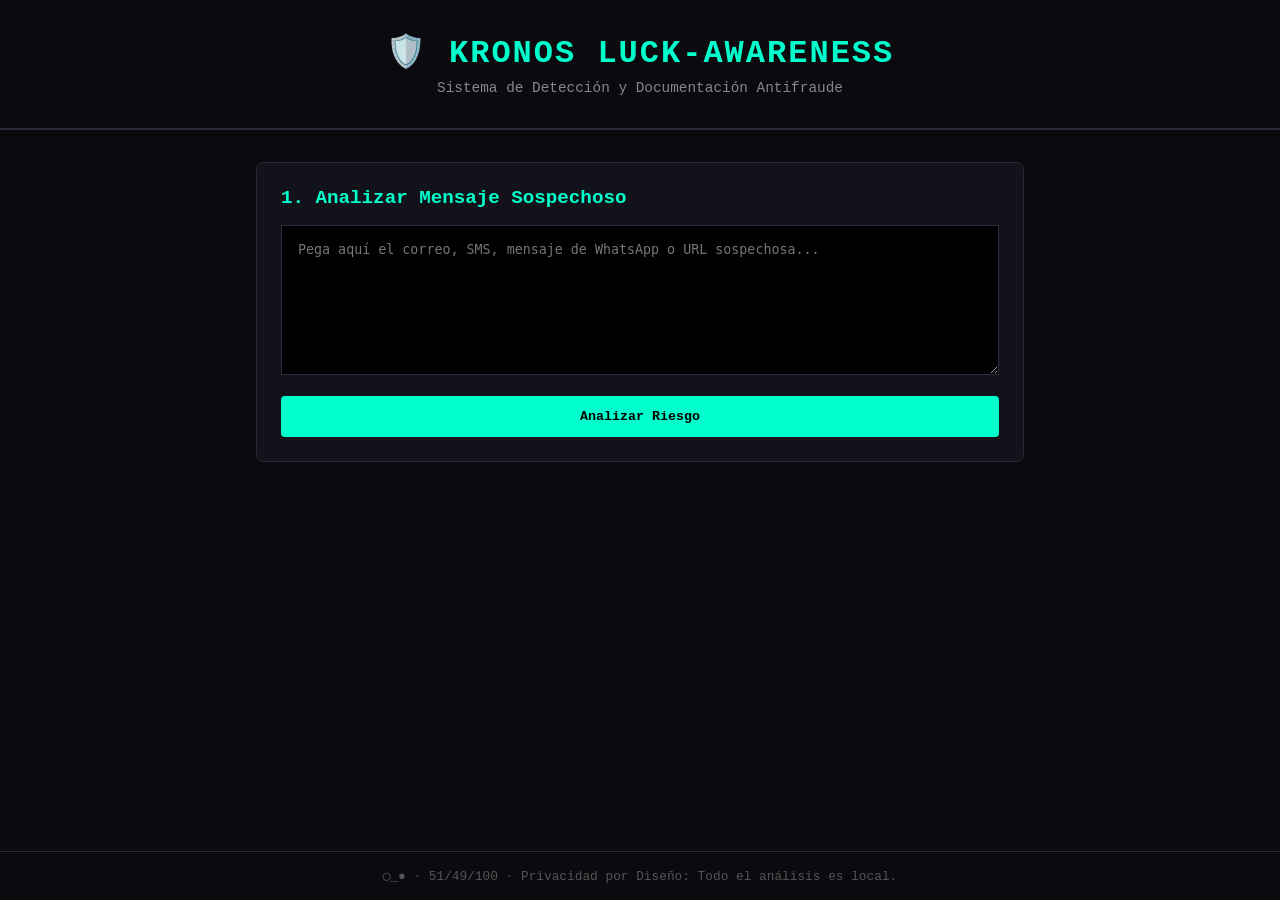
<file: index.html>
<!DOCTYPE html>
<html lang="es">
<head>
    <meta charset="UTF-8">
    <meta name="viewport" content="width=device-width, initial-scale=1.0">
    <title>KRONOS · Detector de Fraudes</title>
    <link rel="stylesheet" href="css/style.css">
    <link rel="stylesheet" href="css/responsive.css">
    <link rel="stylesheet" href="css/accessibility.css">
</head>
<body>
    <header>
        <h1>🛡️ KRONOS LUCK-AWARENESS</h1>
        <p>Sistema de Detección y Documentación Antifraude</p>
    </header>

    <main>
        <section class="input-section">
            <h2>1. Analizar Mensaje Sospechoso</h2>
            <textarea id="message-input" placeholder="Pega aquí el correo, SMS, mensaje de WhatsApp o URL sospechosa..."></textarea>
            <button id="analyze-btn" class="btn-primary">Analizar Riesgo</button>
        </section>

        <section id="results-section" class="hidden">
            <h2>2. Resultados del Análisis</h2>
            <div id="risk-score-display" class="score-box">
                <span class="score-value">0</span>
                <span class="score-label">Bajo</span>
            </div>
            <div id="flags-container"></div>
            <button id="save-evidence-btn" class="btn-secondary">Guardar Evidencia y Generar Reporte</button>
        </section>
    </main>

    <footer>
        <p>◯_● · 51/49/100 · Privacidad por Diseño: Todo el análisis es local.</p>
    </footer>

    <script src="js/hash-utils.js"></script>
    <script src="js/campaign-parser.js"></script>
    <script src="js/red-flag-detector.js"></script>
    <script src="js/risk-score.js"></script>
    <script src="js/evidence-vault.js"></script>
    <script src="js/report-generator.js"></script>
    <script src="js/main.js"></script>
</body>
</html>
</file>
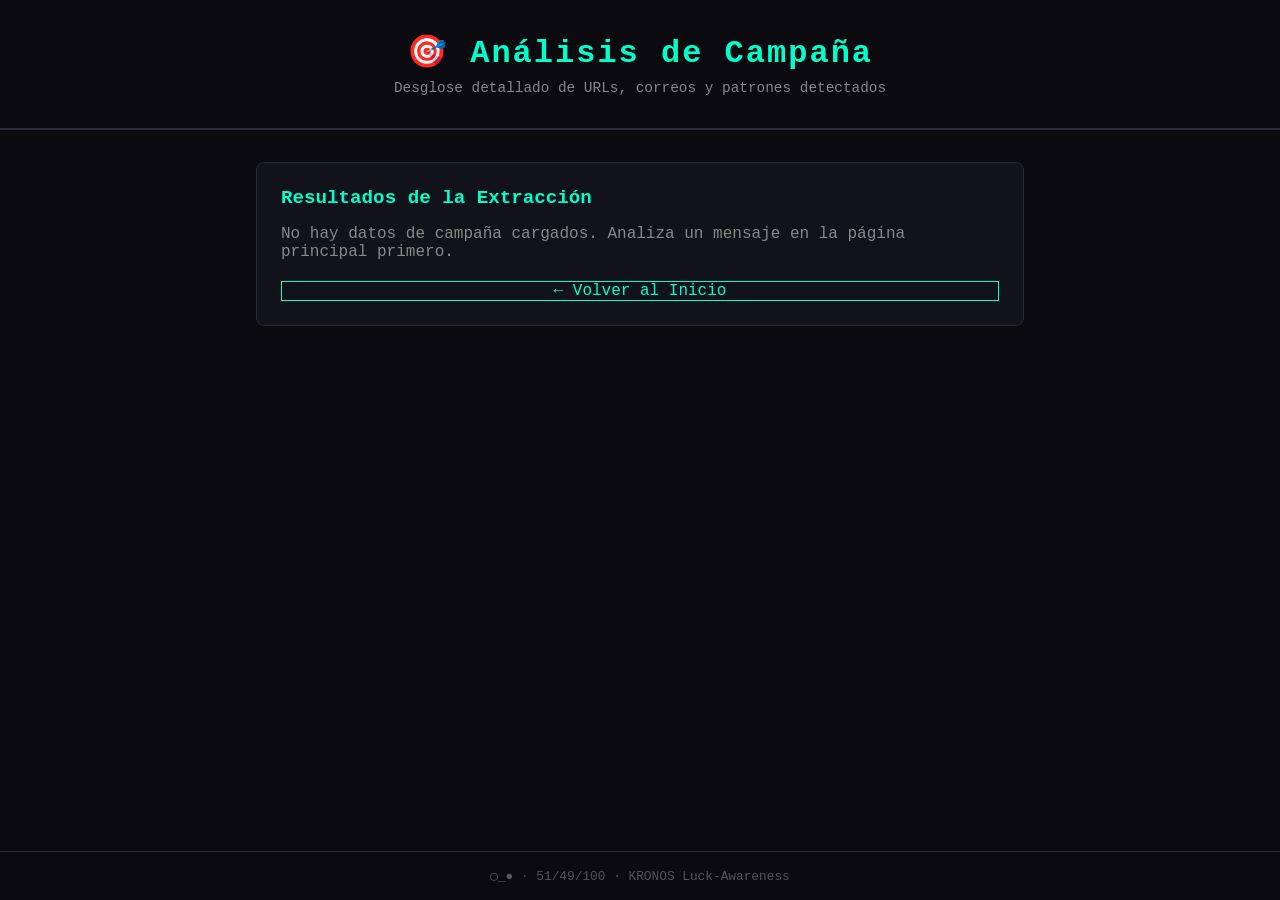
<file: campaign.html>
<!DOCTYPE html>
<html lang="es">
<head>
    <meta charset="UTF-8">
    <meta name="viewport" content="width=device-width, initial-scale=1.0">
    <title>KRONOS · Análisis de Campaña</title>
    <link rel="stylesheet" href="css/style.css">
    <link rel="stylesheet" href="css/responsive.css">
    <link rel="stylesheet" href="css/accessibility.css">
</head>
<body>
    <header>
        <h1>🎯 Análisis de Campaña</h1>
        <p>Desglose detallado de URLs, correos y patrones detectados</p>
    </header>

    <main>
        <section>
            <h2>Resultados de la Extracción</h2>
            <div id="campaign-details" class="details-box">
                <p style="color:#888;">No hay datos de campaña cargados. Analiza un mensaje en la página principal primero.</p>
            </div>
            <a href="index.html" class="btn-secondary" style="display:block; text-align:center; text-decoration:none; margin-top:20px;">← Volver al Inicio</a>
        </section>
    </main>

    <footer>
        <p>◯_● · 51/49/100 · KRONOS Luck-Awareness</p>
    </footer>

    <script src="js/hash-utils.js"></script>
    <script src="js/campaign-parser.js"></script>
    <script>
        // Cargar la última evidencia guardada para mostrar los detalles
        document.addEventListener('DOMContentLoaded', () => {
            const history = JSON.parse(localStorage.getItem('kronos_evidence') || '[]');
            const container = document.getElementById('campaign-details');
            
            if (history.length > 0) {
                const latest = history[history.length - 1];
                
                let urlsHtml = latest.urls.length > 0 
                    ? latest.urls.map(u => `<li><a href="${u}" target="_blank" rel="noopener noreferrer">${u}</a></li>`).join('')
                    : '<li>Ninguna URL detectada</li>';
                    
                let emailsHtml = latest.emails.length > 0
                    ? latest.emails.map(e => `<li>${e}</li>`).join('')
                    : '<li>Ningún correo detectado</li>';

                container.innerHTML = `
                    <p><strong>ID Evidencia:</strong> ${latest.id}</p>
                    <p><strong>Nivel de Riesgo:</strong> ${latest.risk.level} (${latest.risk.score}/100)</p>
                    <hr style="border-color: var(--border); margin: 15px 0;">
                    <h3>URLs Sospechosas:</h3>
                    <ul>${urlsHtml}</ul>
                    <h3>Correos Detectados:</h3>
                    <ul>${emailsHtml}</ul>
                `;
            }
        });
    </script>
</body>
</html>
</file>
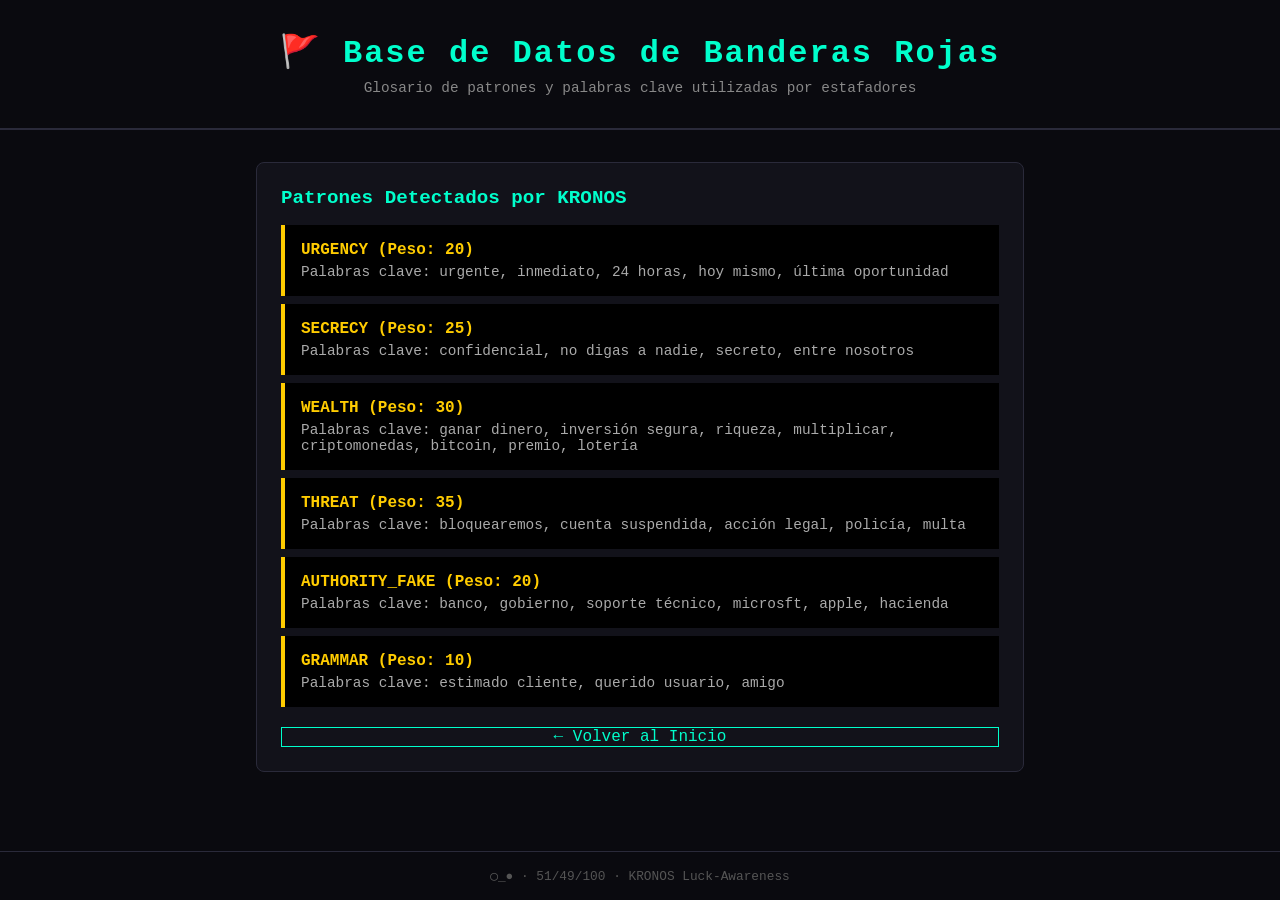
<file: red-flags.html>
<!DOCTYPE html>
<html lang="es">
<head>
    <meta charset="UTF-8">
    <meta name="viewport" content="width=device-width, initial-scale=1.0">
    <title>KRONOS · Base de Datos de Banderas Rojas</title>
    <link rel="stylesheet" href="css/style.css">
    <link rel="stylesheet" href="css/responsive.css">
    <link rel="stylesheet" href="css/accessibility.css">
</head>
<body>
    <header>
        <h1>🚩 Base de Datos de Banderas Rojas</h1>
        <p>Glosario de patrones y palabras clave utilizadas por estafadores</p>
    </header>

    <main>
        <section>
            <h2>Patrones Detectados por KRONOS</h2>
            <div id="flags-list">
                <!-- Se llena con JavaScript -->
            </div>
            <a href="index.html" class="btn-secondary" style="display:block; text-align:center; text-decoration:none; margin-top:20px;">← Volver al Inicio</a>
        </section>
    </main>

    <footer>
        <p>◯_● · 51/49/100 · KRONOS Luck-Awareness</p>
    </footer>

    <script src="js/red-flag-detector.js"></script>
    <script>
        document.addEventListener('DOMContentLoaded', () => {
            const container = document.getElementById('flags-list');
            let html = '';

            RED_FLAGS.forEach(flag => {
                html += `
                    <div class="flag-item" style="border-left-color: var(--warning);">
                        <strong style="color: var(--warning);">${flag.id.toUpperCase()} (Peso: ${flag.weight})</strong>
                        <span style="color: #aaa; margin-top: 5px; display: block;">Palabras clave: ${flag.patterns.join(', ')}</span>
                    </div>
                `;
            });

            container.innerHTML = html;
        });
    </script>
</body>
</html>
</file>
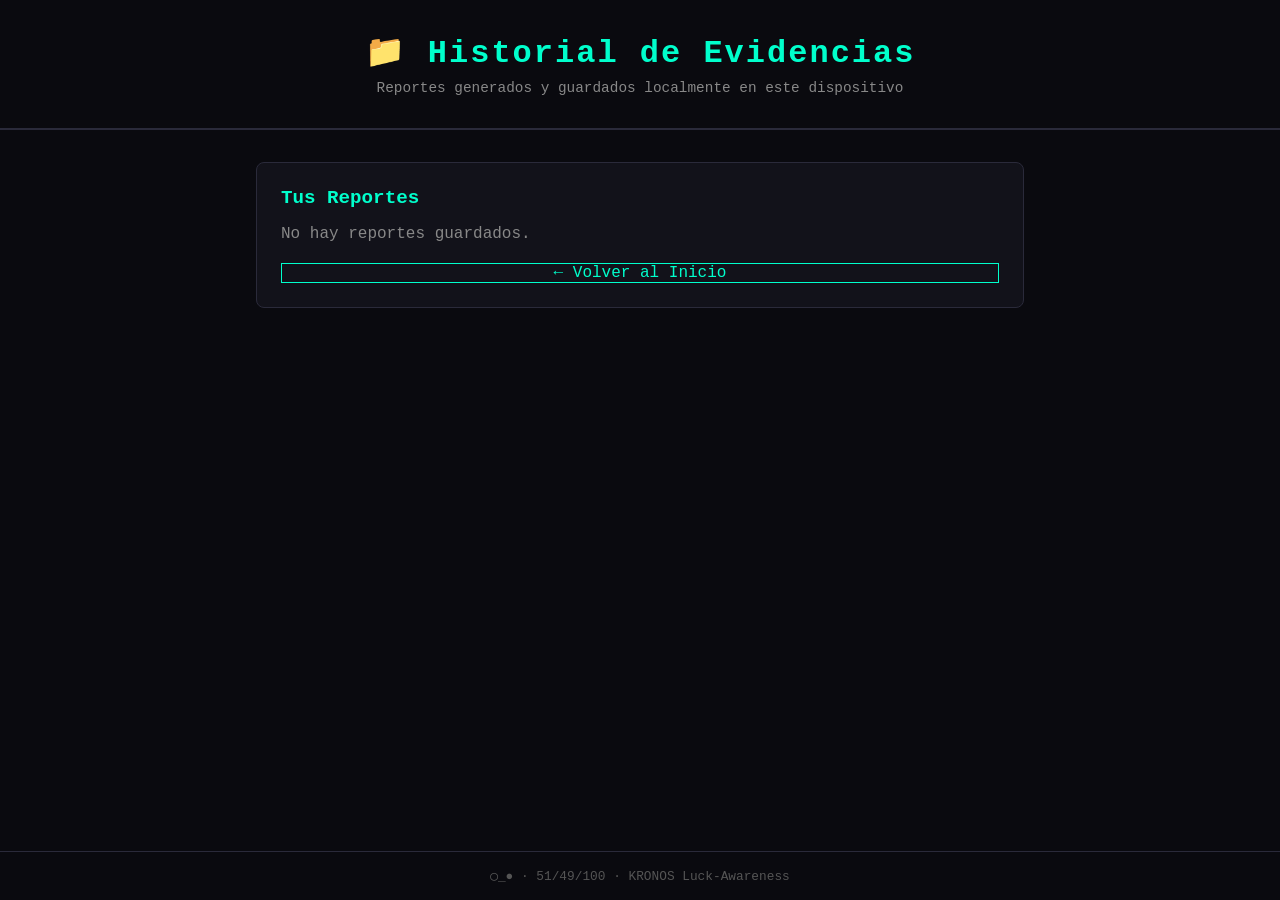
<file: report.html>
<!DOCTYPE html>
<html lang="es">
<head>
    <meta charset="UTF-8">
    <meta name="viewport" content="width=device-width, initial-scale=1.0">
    <title>KRONOS · Historial de Reportes</title>
    <link rel="stylesheet" href="css/style.css">
    <link rel="stylesheet" href="css/responsive.css">
    <link rel="stylesheet" href="css/accessibility.css">
</head>
<body>
    <header>
        <h1>📁 Historial de Evidencias</h1>
        <p>Reportes generados y guardados localmente en este dispositivo</p>
    </header>

    <main>
        <section>
            <h2>Tus Reportes</h2>
            <div id="reports-container">
                <!-- Se llena con JavaScript -->
            </div>
            <a href="index.html" class="btn-secondary" style="display:block; text-align:center; text-decoration:none; margin-top:20px;">← Volver al Inicio</a>
        </section>
    </main>

    <footer>
        <p>◯_● · 51/49/100 · KRONOS Luck-Awareness</p>
    </footer>

    <script src="js/report-generator.js"></script>
    <script>
        document.addEventListener('DOMContentLoaded', () => {
            const history = JSON.parse(localStorage.getItem('kronos_evidence') || '[]');
            const container = document.getElementById('reports-container');

            if (history.length === 0) {
                container.innerHTML = '<p style="color:#888;">No hay reportes guardados.</p>';
                return;
            }

            let html = '';
            // Mostrar los más recientes primero
            [...history].reverse().forEach(ev => {
                const date = new Date(ev.timestamp).toLocaleString();
                const riskClass = ev.risk.score >= 50 ? 'var(--danger)' : 'var(--safe)';
                
                html += `
                    <div class="flag-item" style="border-left-color: ${riskClass}; margin-bottom: 15px;">
                        <div style="display: flex; justify-content: space-between;">
                            <strong style="color: ${riskClass};">Riesgo: ${ev.risk.level}</strong>
                            <span style="color: #555;">${ev.id}</span>
                        </div>
                        <span style="margin: 5px 0; display: block;">${date}</span>
                        <button onclick="descargarReportePorId('${ev.id}')" class="btn-primary" style="padding: 5px; font-size: 0.8rem; margin-top: 10px;">Descargar HTML</button>
                    </div>
                `;
            });

            container.innerHTML = html;
        });

        // Función para volver a generar el HTML de un reporte antiguo
        function descargarReportePorId(id) {
            const history = JSON.parse(localStorage.getItem('kronos_evidence') || '[]');
            const evidence = history.find(e => e.id === id);
            
            if (evidence) {
                const reportHtml = generateReportHTML(evidence);
                const blob = new Blob([reportHtml], { type: 'text/html' });
                const url = URL.createObjectURL(blob);
                const a = document.createElement('a');
                a.href = url;
                a.download = `KRONOS-Reporte-${evidence.id}.html`;
                a.click();
                URL.revokeObjectURL(url);
            }
        }
    </script>
</body>
</html>
</file>
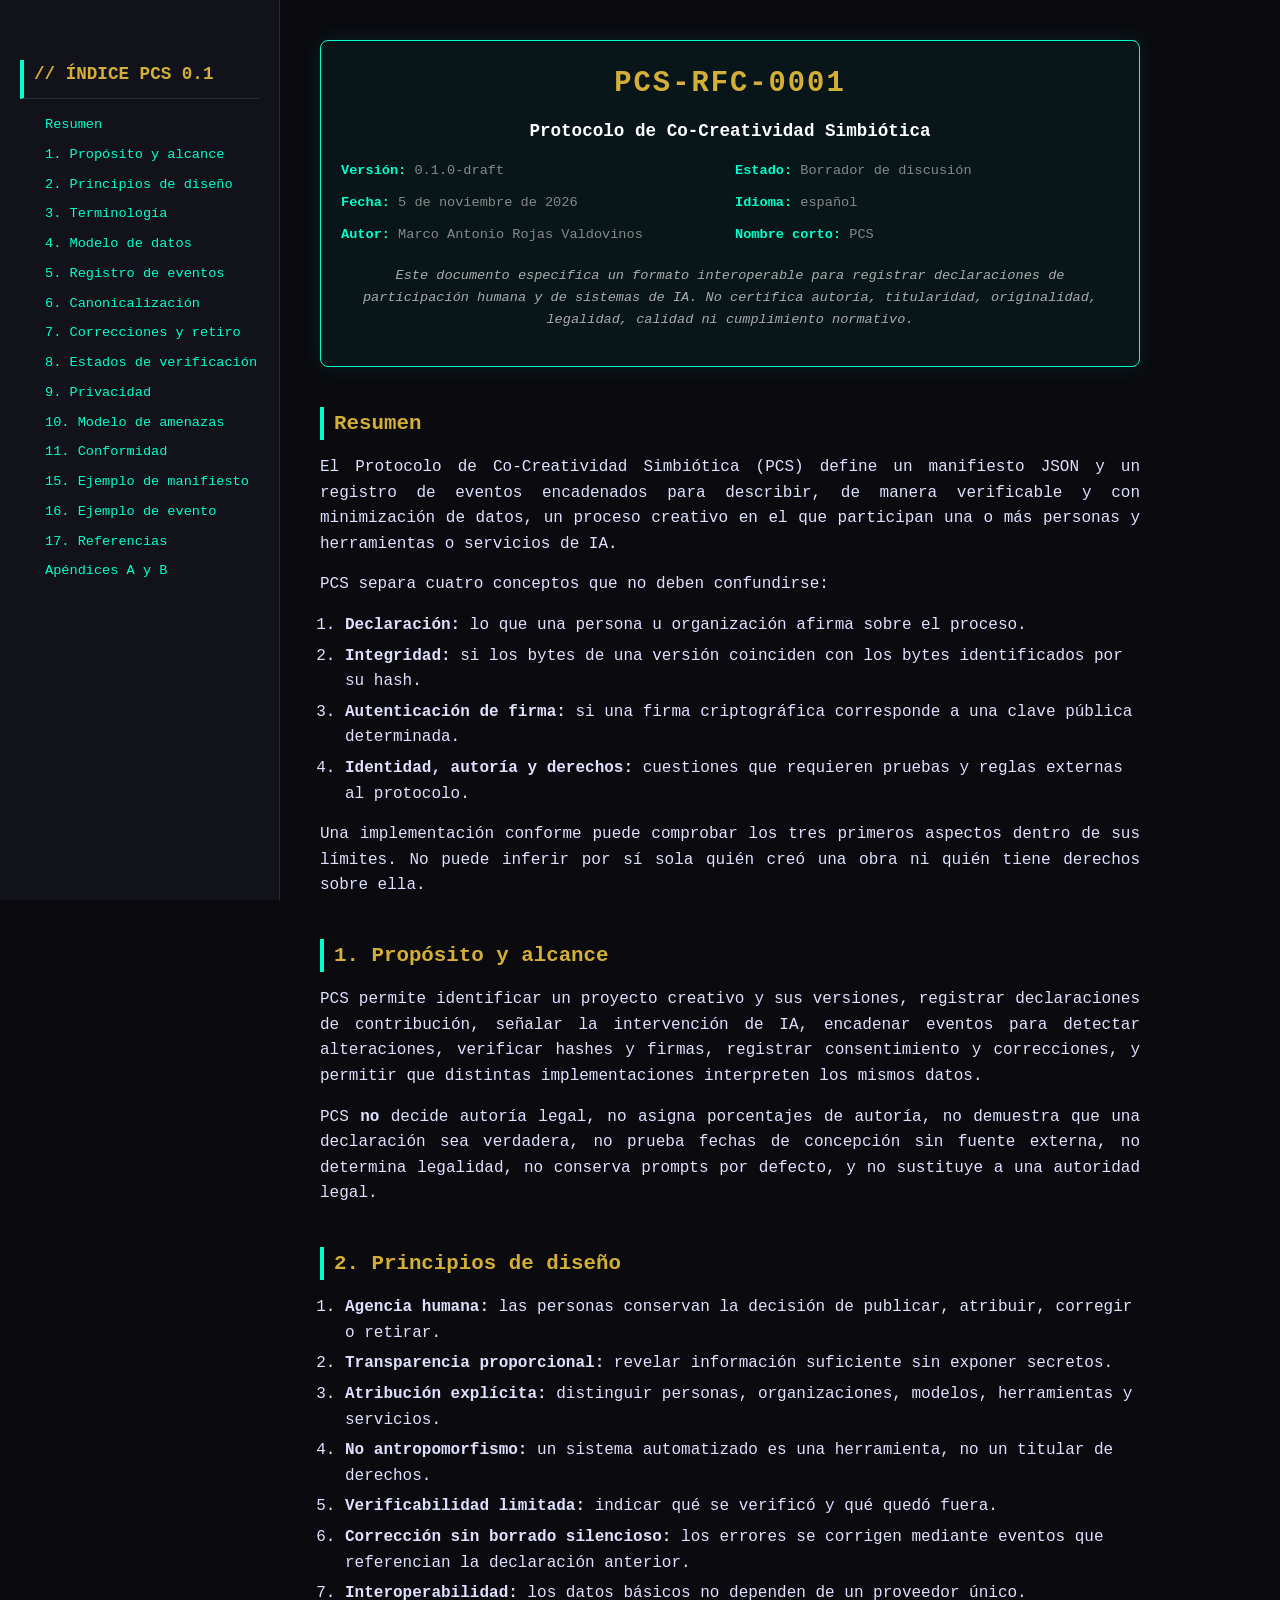
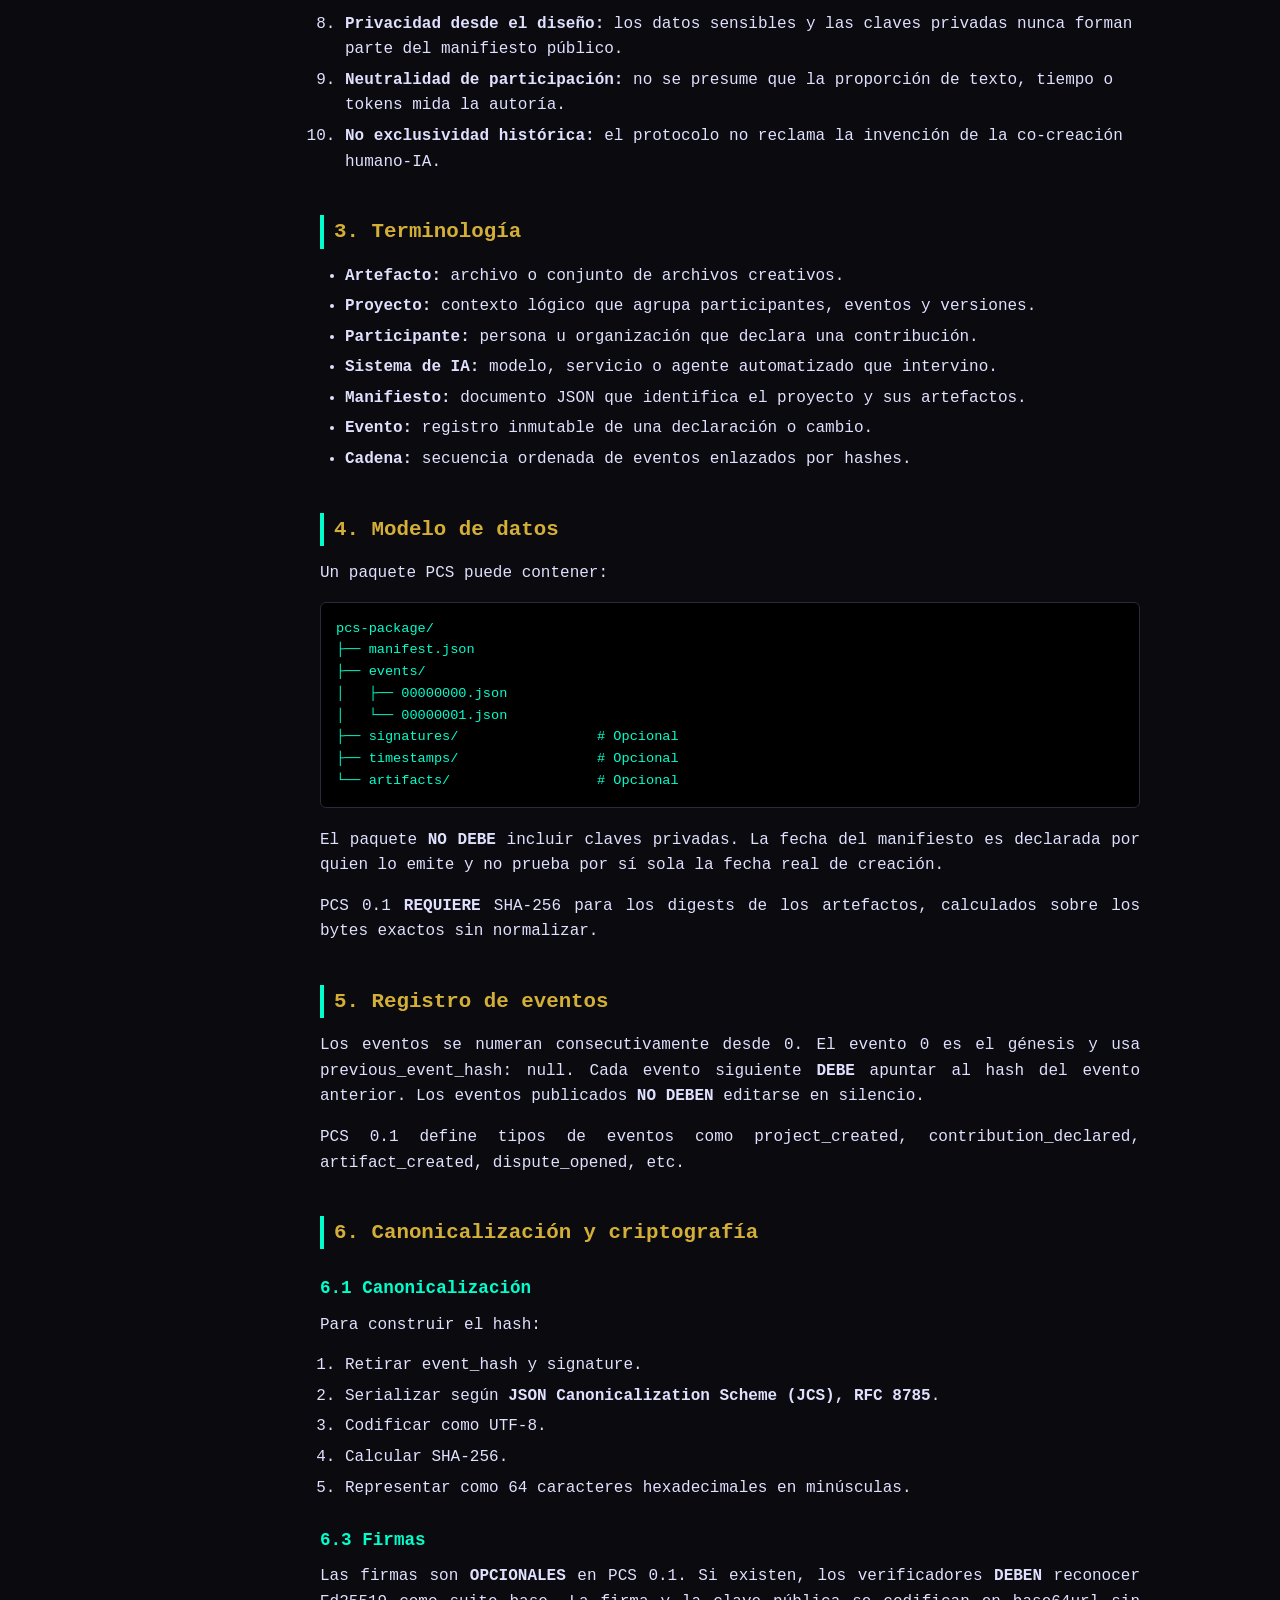
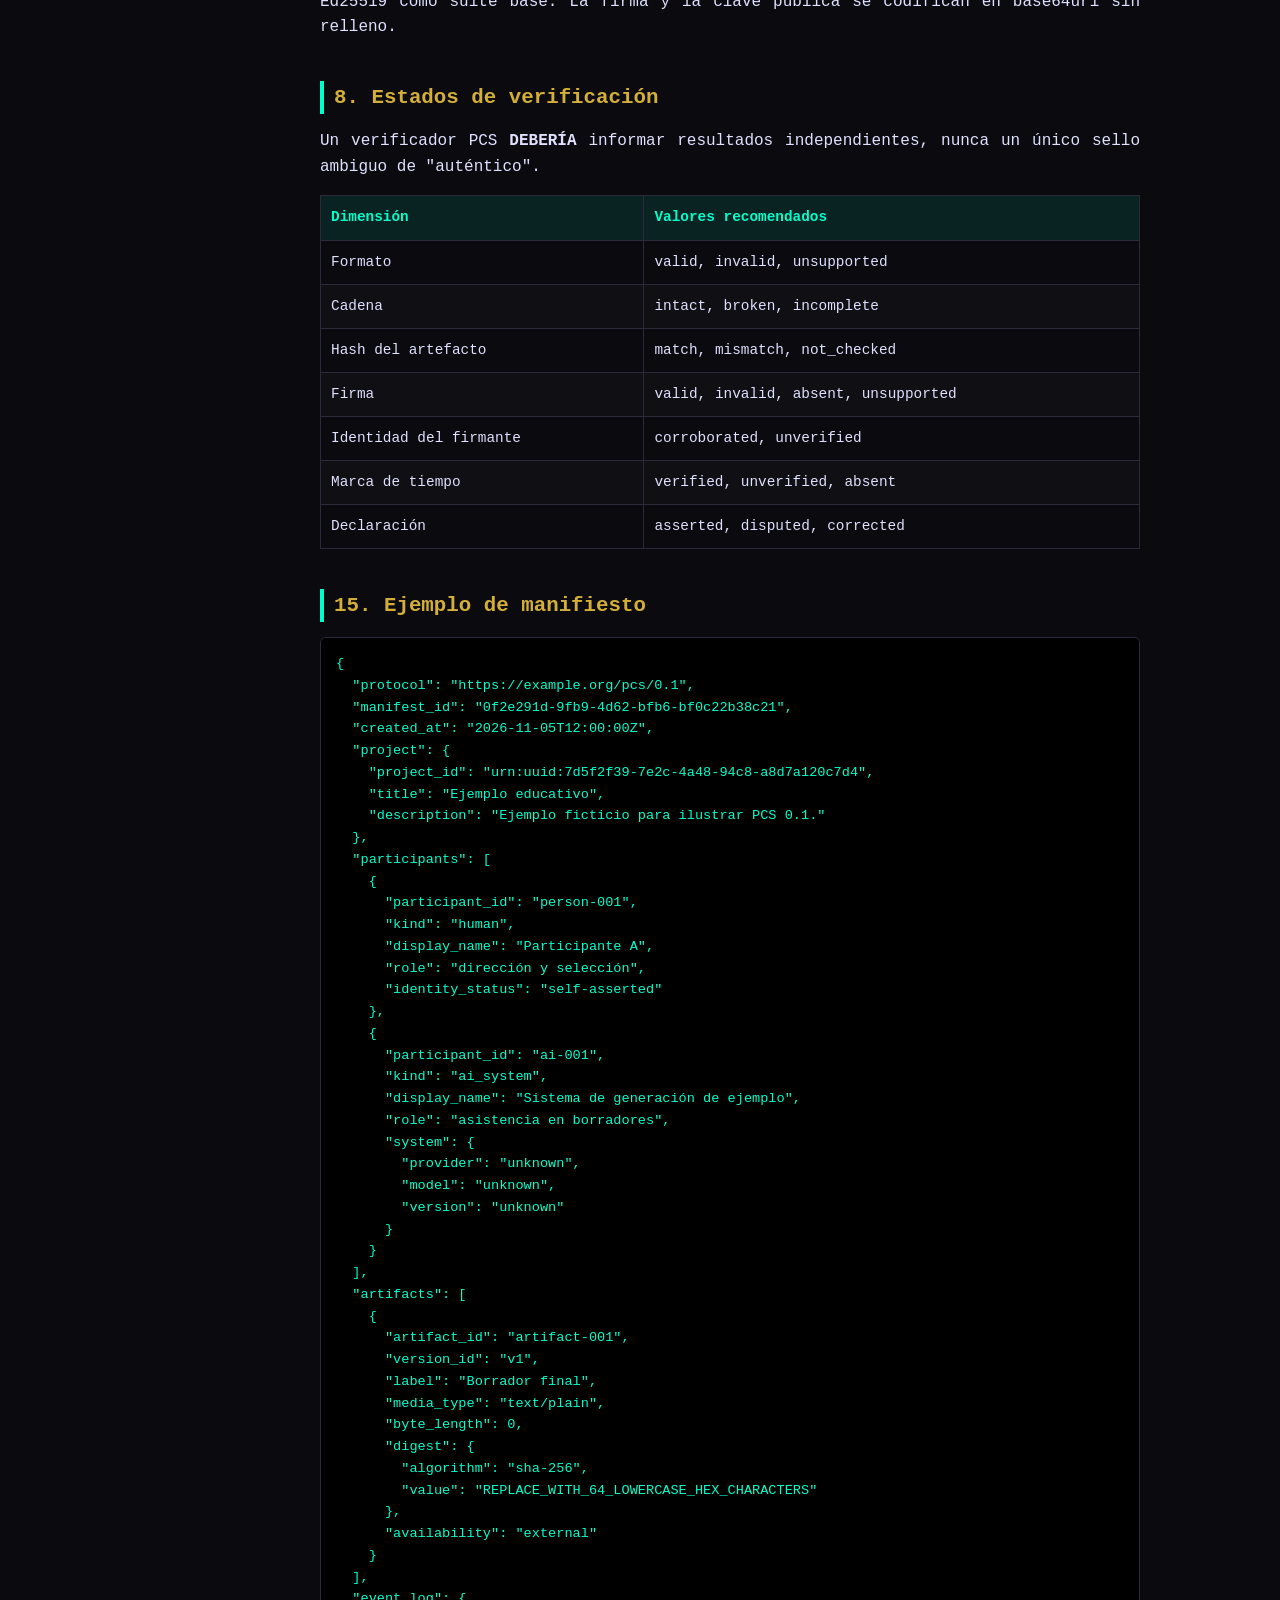
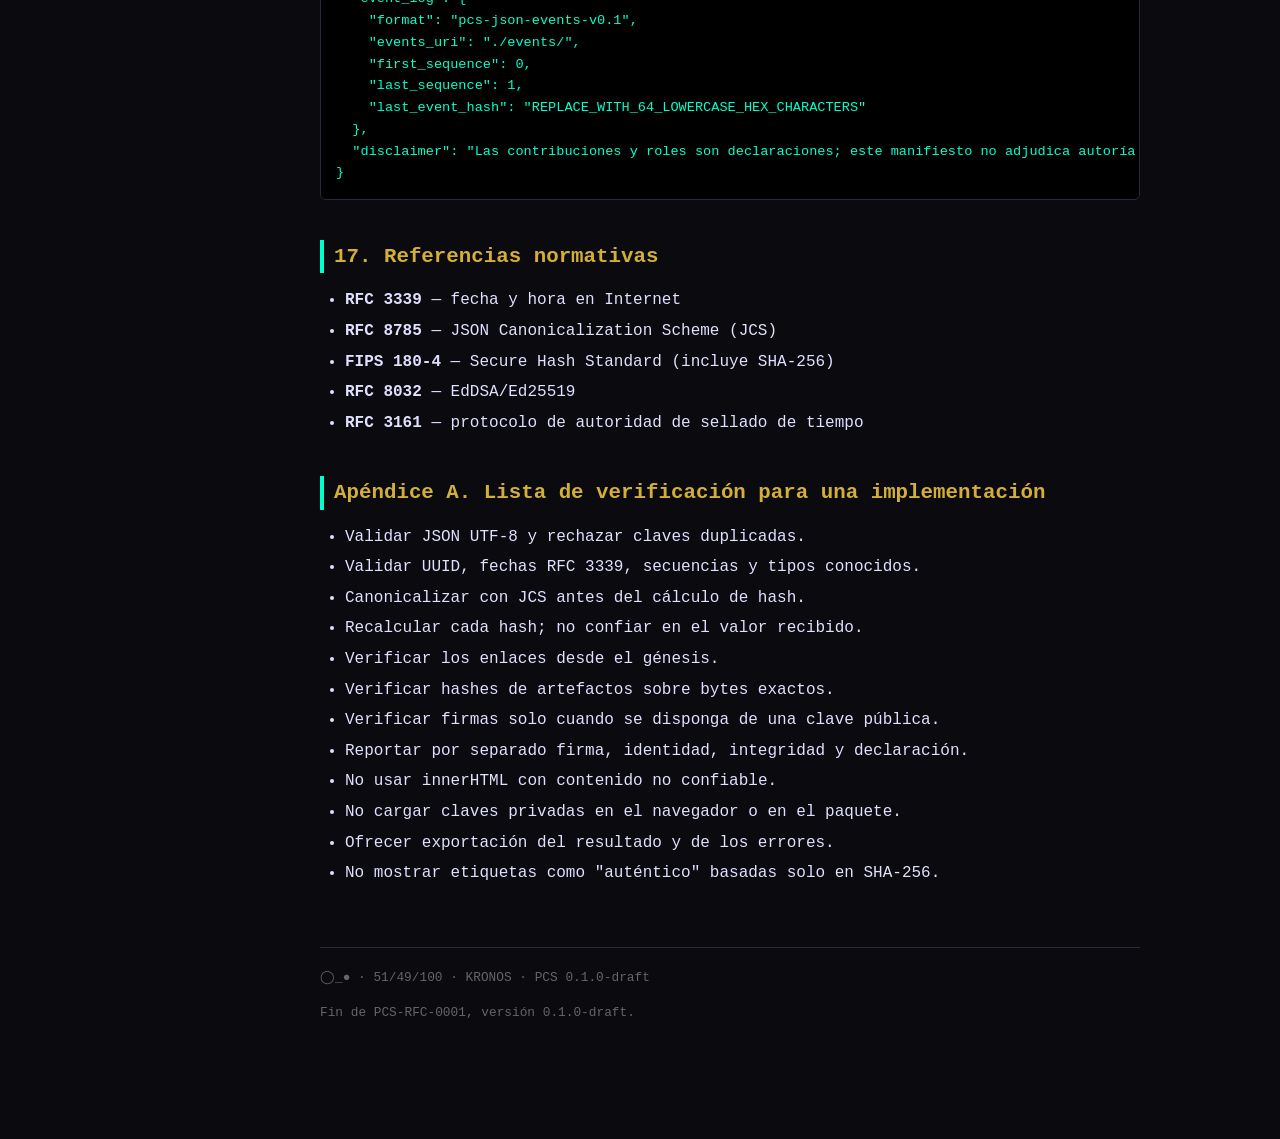
<file: specs/co-creativity/PCS-RFC-0001.html>
<!DOCTYPE html>
<html lang="es">
<head>
    <meta charset="UTF-8">
    <meta name="viewport" content="width=device-width, initial-scale=1.0">
    <title>PCS-RFC-0001 | Protocolo de Co-Creatividad Simbiótica</title>
    <style>
        :root {
            --bg: #0a0a0f;
            --panel: #12121a;
            --text: #e0e0ff;
            --accent: #00ffcc;
            --gold: #D4AF37;
            --border: #2a2a3a;
            --font: 'Courier New', Courier, monospace;
        }

        * { box-sizing: border-box; margin: 0; padding: 0; }

        body {
            background-color: var(--bg);
            color: var(--text);
            font-family: var(--font);
            line-height: 1.6;
            display: flex;
            min-height: 100vh;
        }

        /* Sidebar Navigation */
        nav {
            width: 280px;
            background-color: var(--panel);
            border-right: 1px solid var(--border);
            padding: 20px;
            position: fixed;
            height: 100vh;
            overflow-y: auto;
            font-size: 0.85rem;
        }

        nav h2 {
            color: var(--gold);
            font-size: 1.1rem;
            margin-bottom: 15px;
            border-bottom: 1px solid var(--border);
            padding-bottom: 10px;
        }

        nav ul { list-style: none; }
        nav ul li { margin-bottom: 8px; }
        nav ul li a {
            color: var(--accent);
            text-decoration: none;
            transition: color 0.2s;
        }
        nav ul li a:hover { color: var(--gold); }

        /* Main Content */
        main {
            margin-left: 280px;
            padding: 40px;
            max-width: 900px;
            flex: 1;
        }

        .header-box {
            text-align: center;
            border: 1px solid var(--accent);
            padding: 20px;
            border-radius: 8px;
            background: rgba(0, 255, 204, 0.05);
            margin-bottom: 40px;
            box-shadow: 0 0 20px rgba(0, 255, 204, 0.1);
        }

        h1 {
            color: var(--gold);
            font-size: 1.8rem;
            margin-bottom: 10px;
            letter-spacing: 2px;
        }

        .meta-info {
            font-size: 0.85rem;
            color: #888;
            margin-bottom: 20px;
            display: grid;
            grid-template-columns: 1fr 1fr;
            gap: 10px;
            text-align: left;
        }

        .meta-info strong { color: var(--accent); }

        h2 {
            color: var(--gold);
            font-size: 1.3rem;
            margin-top: 40px;
            margin-bottom: 15px;
            border-left: 4px solid var(--accent);
            padding-left: 10px;
        }

        h3 {
            color: var(--accent);
            font-size: 1.1rem;
            margin-top: 25px;
            margin-bottom: 10px;
        }

        p { margin-bottom: 15px; text-align: justify; }

        ul, ol { margin-bottom: 15px; padding-left: 25px; }
        li { margin-bottom: 5px; }

        blockquote {
            border-left: 3px solid var(--gold);
            padding-left: 15px;
            margin: 20px 0;
            color: #aaa;
            font-style: italic;
            background: rgba(212, 175, 55, 0.05);
            padding: 10px 15px;
            border-radius: 0 4px 4px 0;
        }

        /* Tables */
        table {
            width: 100%;
            border-collapse: collapse;
            margin-bottom: 20px;
            font-size: 0.9rem;
        }
        th, td {
            border: 1px solid var(--border);
            padding: 10px;
            text-align: left;
        }
        th {
            background-color: rgba(0, 255, 204, 0.1);
            color: var(--accent);
        }
        tr:nth-child(even) { background-color: rgba(255, 255, 255, 0.02); }

        /* Code Blocks */
        pre {
            background-color: #000;
            border: 1px solid var(--border);
            padding: 15px;
            border-radius: 6px;
            overflow-x: auto;
            margin-bottom: 20px;
            color: var(--accent);
            font-size: 0.85rem;
        }
        
        code {
            font-family: var(--font);
        }

        .footer {
            margin-top: 60px;
            padding-top: 20px;
            border-top: 1px solid var(--border);
            text-align: center;
            font-size: 0.8rem;
            color: #666;
        }

        /* Responsive */
        @media (max-width: 768px) {
            body { flex-direction: column; }
            nav { position: relative; width: 100%; height: auto; border-right: none; border-bottom: 1px solid var(--border); }
            main { margin-left: 0; padding: 20px; }
        }
    </style>
</head>
<body>

    <nav>
        <h2>// ÍNDICE PCS 0.1</h2>
        <ul>
            <li><a href="#resumen">Resumen</a></li>
            <li><a href="#sec1">1. Propósito y alcance</a></li>
            <li><a href="#sec2">2. Principios de diseño</a></li>
            <li><a href="#sec3">3. Terminología</a></li>
            <li><a href="#sec4">4. Modelo de datos</a></li>
            <li><a href="#sec5">5. Registro de eventos</a></li>
            <li><a href="#sec6">6. Canonicalización</a></li>
            <li><a href="#sec7">7. Correcciones y retiro</a></li>
            <li><a href="#sec8">8. Estados de verificación</a></li>
            <li><a href="#sec9">9. Privacidad</a></li>
            <li><a href="#sec10">10. Modelo de amenazas</a></li>
            <li><a href="#sec11">11. Conformidad</a></li>
            <li><a href="#sec15">15. Ejemplo de manifiesto</a></li>
            <li><a href="#sec16">16. Ejemplo de evento</a></li>
            <li><a href="#sec17">17. Referencias</a></li>
            <li><a href="#apendices">Apéndices A y B</a></li>
        </ul>
    </nav>

    <main>
        <div class="header-box">
            <h1>PCS-RFC-0001</h1>
            <h2 style="border: none; text-align: center; padding: 0; margin-top: 5px; color: #fff; font-size: 1.1rem;">Protocolo de Co-Creatividad Simbiótica</h2>
            
            <div class="meta-info">
                <div><strong>Versión:</strong> 0.1.0-draft</div>
                <div><strong>Estado:</strong> Borrador de discusión</div>
                <div><strong>Fecha:</strong> 5 de noviembre de 2026</div>
                <div><strong>Idioma:</strong> español</div>
                <div><strong>Autor:</strong> Marco Antonio Rojas Valdovinos</div>
                <div><strong>Nombre corto:</strong> PCS</div>
            </div>
            <p style="font-size: 0.85rem; color: #aaa; text-align: center; font-style: italic;">
                Este documento especifica un formato interoperable para registrar declaraciones de participación humana y de sistemas de IA. No certifica autoría, titularidad, originalidad, legalidad, calidad ni cumplimiento normativo.
            </p>
        </div>

        <section id="resumen">
            <h2>Resumen</h2>
            <p>El Protocolo de Co-Creatividad Simbiótica (PCS) define un manifiesto JSON y un registro de eventos encadenados para describir, de manera verificable y con minimización de datos, un proceso creativo en el que participan una o más personas y herramientas o servicios de IA.</p>
            <p>PCS separa cuatro conceptos que no deben confundirse:</p>
            <ol>
                <li><strong>Declaración:</strong> lo que una persona u organización afirma sobre el proceso.</li>
                <li><strong>Integridad:</strong> si los bytes de una versión coinciden con los bytes identificados por su hash.</li>
                <li><strong>Autenticación de firma:</strong> si una firma criptográfica corresponde a una clave pública determinada.</li>
                <li><strong>Identidad, autoría y derechos:</strong> cuestiones que requieren pruebas y reglas externas al protocolo.</li>
            </ol>
            <p>Una implementación conforme puede comprobar los tres primeros aspectos dentro de sus límites. No puede inferir por sí sola quién creó una obra ni quién tiene derechos sobre ella.</p>
        </section>

        <section id="sec1">
            <h2>1. Propósito y alcance</h2>
            <p>PCS permite identificar un proyecto creativo y sus versiones, registrar declaraciones de contribución, señalar la intervención de IA, encadenar eventos para detectar alteraciones, verificar hashes y firmas, registrar consentimiento y correcciones, y permitir que distintas implementaciones interpreten los mismos datos.</p>
            <p>PCS <strong>no</strong> decide autoría legal, no asigna porcentajes de autoría, no demuestra que una declaración sea verdadera, no prueba fechas de concepción sin fuente externa, no determina legalidad, no conserva prompts por defecto, y no sustituye a una autoridad legal.</p>
        </section>

        <section id="sec2">
            <h2>2. Principios de diseño</h2>
            <ol>
                <li><strong>Agencia humana:</strong> las personas conservan la decisión de publicar, atribuir, corregir o retirar.</li>
                <li><strong>Transparencia proporcional:</strong> revelar información suficiente sin exponer secretos.</li>
                <li><strong>Atribución explícita:</strong> distinguir personas, organizaciones, modelos, herramientas y servicios.</li>
                <li><strong>No antropomorfismo:</strong> un sistema automatizado es una herramienta, no un titular de derechos.</li>
                <li><strong>Verificabilidad limitada:</strong> indicar qué se verificó y qué quedó fuera.</li>
                <li><strong>Corrección sin borrado silencioso:</strong> los errores se corrigen mediante eventos que referencian la declaración anterior.</li>
                <li><strong>Interoperabilidad:</strong> los datos básicos no dependen de un proveedor único.</li>
                <li><strong>Privacidad desde el diseño:</strong> los datos sensibles y las claves privadas nunca forman parte del manifiesto público.</li>
                <li><strong>Neutralidad de participación:</strong> no se presume que la proporción de texto, tiempo o tokens mida la autoría.</li>
                <li><strong>No exclusividad histórica:</strong> el protocolo no reclama la invención de la co-creación humano-IA.</li>
            </ol>
        </section>

        <section id="sec3">
            <h2>3. Terminología</h2>
            <ul>
                <li><strong>Artefacto:</strong> archivo o conjunto de archivos creativos.</li>
                <li><strong>Proyecto:</strong> contexto lógico que agrupa participantes, eventos y versiones.</li>
                <li><strong>Participante:</strong> persona u organización que declara una contribución.</li>
                <li><strong>Sistema de IA:</strong> modelo, servicio o agente automatizado que intervino.</li>
                <li><strong>Manifiesto:</strong> documento JSON que identifica el proyecto y sus artefactos.</li>
                <li><strong>Evento:</strong> registro inmutable de una declaración o cambio.</li>
                <li><strong>Cadena:</strong> secuencia ordenada de eventos enlazados por hashes.</li>
            </ul>
        </section>

        <section id="sec4">
            <h2>4. Modelo de datos</h2>
            <p>Un paquete PCS puede contener:</p>
            <pre><code>pcs-package/
├── manifest.json
├── events/
│   ├── 00000000.json
│   └── 00000001.json
├── signatures/                 # Opcional
├── timestamps/                 # Opcional
└── artifacts/                  # Opcional</code></pre>
            <p>El paquete <strong>NO DEBE</strong> incluir claves privadas. La fecha del manifiesto es declarada por quien lo emite y no prueba por sí sola la fecha real de creación.</p>
            <p>PCS 0.1 <strong>REQUIERE</strong> SHA-256 para los digests de los artefactos, calculados sobre los bytes exactos sin normalizar.</p>
        </section>

        <section id="sec5">
            <h2>5. Registro de eventos</h2>
            <p>Los eventos se numeran consecutivamente desde 0. El evento 0 es el génesis y usa <code>previous_event_hash: null</code>. Cada evento siguiente <strong>DEBE</strong> apuntar al hash del evento anterior. Los eventos publicados <strong>NO DEBEN</strong> editarse en silencio.</p>
            <p>PCS 0.1 define tipos de eventos como <code>project_created</code>, <code>contribution_declared</code>, <code>artifact_created</code>, <code>dispute_opened</code>, etc.</p>
        </section>

        <section id="sec6">
            <h2>6. Canonicalización y criptografía</h2>
            <h3>6.1 Canonicalización</h3>
            <p>Para construir el hash:</p>
            <ol>
                <li>Retirar <code>event_hash</code> y <code>signature</code>.</li>
                <li>Serializar según <strong>JSON Canonicalization Scheme (JCS), RFC 8785</strong>.</li>
                <li>Codificar como UTF-8.</li>
                <li>Calcular SHA-256.</li>
                <li>Representar como 64 caracteres hexadecimales en minúsculas.</li>
            </ol>
            <h3>6.3 Firmas</h3>
            <p>Las firmas son <strong>OPCIONALES</strong> en PCS 0.1. Si existen, los verificadores <strong>DEBEN</strong> reconocer Ed25519 como suite base. La firma y la clave pública se codifican en base64url sin relleno.</p>
        </section>

        <section id="sec8">
            <h2>8. Estados de verificación</h2>
            <p>Un verificador PCS <strong>DEBERÍA</strong> informar resultados independientes, nunca un único sello ambiguo de "auténtico".</p>
            <table>
                <thead>
                    <tr>
                        <th>Dimensión</th>
                        <th>Valores recomendados</th>
                    </tr>
                </thead>
                <tbody>
                    <tr><td>Formato</td><td><code>valid</code>, <code>invalid</code>, <code>unsupported</code></td></tr>
                    <tr><td>Cadena</td><td><code>intact</code>, <code>broken</code>, <code>incomplete</code></td></tr>
                    <tr><td>Hash del artefacto</td><td><code>match</code>, <code>mismatch</code>, <code>not_checked</code></td></tr>
                    <tr><td>Firma</td><td><code>valid</code>, <code>invalid</code>, <code>absent</code>, <code>unsupported</code></td></tr>
                    <tr><td>Identidad del firmante</td><td><code>corroborated</code>, <code>unverified</code></td></tr>
                    <tr><td>Marca de tiempo</td><td><code>verified</code>, <code>unverified</code>, <code>absent</code></td></tr>
                    <tr><td>Declaración</td><td><code>asserted</code>, <code>disputed</code>, <code>corrected</code></td></tr>
                </tbody>
            </table>
        </section>

        <section id="sec15">
            <h2>15. Ejemplo de manifiesto</h2>
            <pre><code>{
  "protocol": "https://example.org/pcs/0.1",
  "manifest_id": "0f2e291d-9fb9-4d62-bfb6-bf0c22b38c21",
  "created_at": "2026-11-05T12:00:00Z",
  "project": {
    "project_id": "urn:uuid:7d5f2f39-7e2c-4a48-94c8-a8d7a120c7d4",
    "title": "Ejemplo educativo",
    "description": "Ejemplo ficticio para ilustrar PCS 0.1."
  },
  "participants": [
    {
      "participant_id": "person-001",
      "kind": "human",
      "display_name": "Participante A",
      "role": "dirección y selección",
      "identity_status": "self-asserted"
    },
    {
      "participant_id": "ai-001",
      "kind": "ai_system",
      "display_name": "Sistema de generación de ejemplo",
      "role": "asistencia en borradores",
      "system": {
        "provider": "unknown",
        "model": "unknown",
        "version": "unknown"
      }
    }
  ],
  "artifacts": [
    {
      "artifact_id": "artifact-001",
      "version_id": "v1",
      "label": "Borrador final",
      "media_type": "text/plain",
      "byte_length": 0,
      "digest": {
        "algorithm": "sha-256",
        "value": "REPLACE_WITH_64_LOWERCASE_HEX_CHARACTERS"
      },
      "availability": "external"
    }
  ],
  "event_log": {
    "format": "pcs-json-events-v0.1",
    "events_uri": "./events/",
    "first_sequence": 0,
    "last_sequence": 1,
    "last_event_hash": "REPLACE_WITH_64_LOWERCASE_HEX_CHARACTERS"
  },
  "disclaimer": "Las contribuciones y roles son declaraciones; este manifiesto no adjudica autoría ni derechos."
}</code></pre>
        </section>

        <section id="sec17">
            <h2>17. Referencias normativas</h2>
            <ul>
                <li><strong>RFC 3339</strong> — fecha y hora en Internet</li>
                <li><strong>RFC 8785</strong> — JSON Canonicalization Scheme (JCS)</li>
                <li><strong>FIPS 180-4</strong> — Secure Hash Standard (incluye SHA-256)</li>
                <li><strong>RFC 8032</strong> — EdDSA/Ed25519</li>
                <li><strong>RFC 3161</strong> — protocolo de autoridad de sellado de tiempo</li>
            </ul>
        </section>

        <section id="apendices">
            <h2>Apéndice A. Lista de verificación para una implementación</h2>
            <ul>
                <li>Validar JSON UTF-8 y rechazar claves duplicadas.</li>
                <li>Validar UUID, fechas RFC 3339, secuencias y tipos conocidos.</li>
                <li>Canonicalizar con JCS antes del cálculo de hash.</li>
                <li>Recalcular cada hash; no confiar en el valor recibido.</li>
                <li>Verificar los enlaces desde el génesis.</li>
                <li>Verificar hashes de artefactos sobre bytes exactos.</li>
                <li>Verificar firmas solo cuando se disponga de una clave pública.</li>
                <li>Reportar por separado firma, identidad, integridad y declaración.</li>
                <li>No usar <code>innerHTML</code> con contenido no confiable.</li>
                <li>No cargar claves privadas en el navegador o en el paquete.</li>
                <li>Ofrecer exportación del resultado y de los errores.</li>
                <li>No mostrar etiquetas como "auténtico" basadas solo en SHA-256.</li>
            </ul>
        </section>

        <div class="footer">
            <p>◯_● · 51/49/100 · KRONOS · PCS 0.1.0-draft</p>
            <p>Fin de PCS-RFC-0001, versión 0.1.0-draft.</p>
        </div>
    </main>

</body>
</html>
</file>
<file: css/style.css>
:root {
    --bg: #0a0a0f;
    --panel: #12121a;
    --text: #e0e0ff;
    --accent: #00ffcc;
    --danger: #ff4444;
    --warning: #ffcc00;
    --safe: #4ade80;
    --border: #2a2a3a;
}

* { margin: 0; padding: 0; box-sizing: border-box; font-family: 'Courier New', monospace; }

body { background: var(--bg); color: var(--text); min-height: 100vh; display: flex; flex-direction: column; }

header { padding: 2rem; text-align: center; border-bottom: 2px solid var(--border); }
header h1 { color: var(--accent); letter-spacing: 2px; margin-bottom: 0.5rem; }
header p { color: #888; font-size: 0.9rem; }

main { flex: 1; max-width: 800px; margin: 2rem auto; padding: 0 1rem; width: 100%; }

section { background: var(--panel); padding: 1.5rem; border-radius: 8px; border: 1px solid var(--border); margin-bottom: 2rem; }

h2 { margin-bottom: 1rem; color: var(--accent); font-size: 1.2rem; }

textarea { width: 100%; height: 150px; background: #000; border: 1px solid var(--border); color: var(--text); padding: 1rem; font-family: monospace; resize: vertical; margin-bottom: 1rem; }

textarea:focus { outline: none; border-color: var(--accent); }

button { padding: 0.8rem 1.5rem; border: none; border-radius: 4px; cursor: pointer; font-weight: bold; transition: 0.2s; width: 100%; }

.btn-primary { background: var(--accent); color: #000; }
.btn-primary:hover { background: #00cca3; }

.btn-secondary { background: transparent; border: 1px solid var(--accent); color: var(--accent); margin-top: 1rem; }
.btn-secondary:hover { background: var(--accent); color: #000; }

.score-box { text-align: center; padding: 2rem; border: 2px solid var(--border); border-radius: 8px; margin-bottom: 1rem; }
.score-value { display: block; font-size: 3rem; font-weight: bold; }
.score-label { font-size: 1.2rem; text-transform: uppercase; letter-spacing: 2px; }

.score-low { border-color: var(--safe); color: var(--safe); }
.score-medium { border-color: var(--warning); color: var(--warning); }
.score-high { border-color: var(--danger); color: var(--danger); }
.score-critical { border-color: var(--danger); color: var(--danger); background: rgba(255, 68, 68, 0.1); animation: pulse 2s infinite; }

@keyframes pulse { 0% { opacity: 1; } 50% { opacity: 0.7; } 100% { opacity: 1; } }

.flag-item { background: #000; border-left: 4px solid var(--danger); padding: 1rem; margin-bottom: 0.5rem; }
.flag-item strong { color: var(--danger); display: block; margin-bottom: 0.3rem; }
.flag-item span { font-size: 0.9rem; color: #aaa; }

.hidden { display: none !important; }

footer { text-align: center; padding: 1rem; border-top: 1px solid var(--border); font-size: 0.8rem; color: #555; }
</file>
<file: css/responsive.css>
@media (max-width: 600px) {
    header h1 { font-size: 1.2rem; }
    main { padding: 0 0.5rem; }
    section { padding: 1rem; }
    .score-value { font-size: 2rem; }
}
</file>
<file: css/accessibility.css>
/* Foco visible para navegación por teclado */
*:focus { outline: 2px solid var(--accent); outline-offset: 2px; }

/* Reducción de movimiento */
@media (prefers-reduced-motion: reduce) {
    * { animation-duration: 0.01ms !important; animation-iteration-count: 1 !important; transition-duration: 0.01ms !important; }
}

/* Alto contraste */
@media (prefers-contrast: high) {
    :root { --text: #ffffff; --bg: #000000; --border: #ffffff; }
}
</file>
